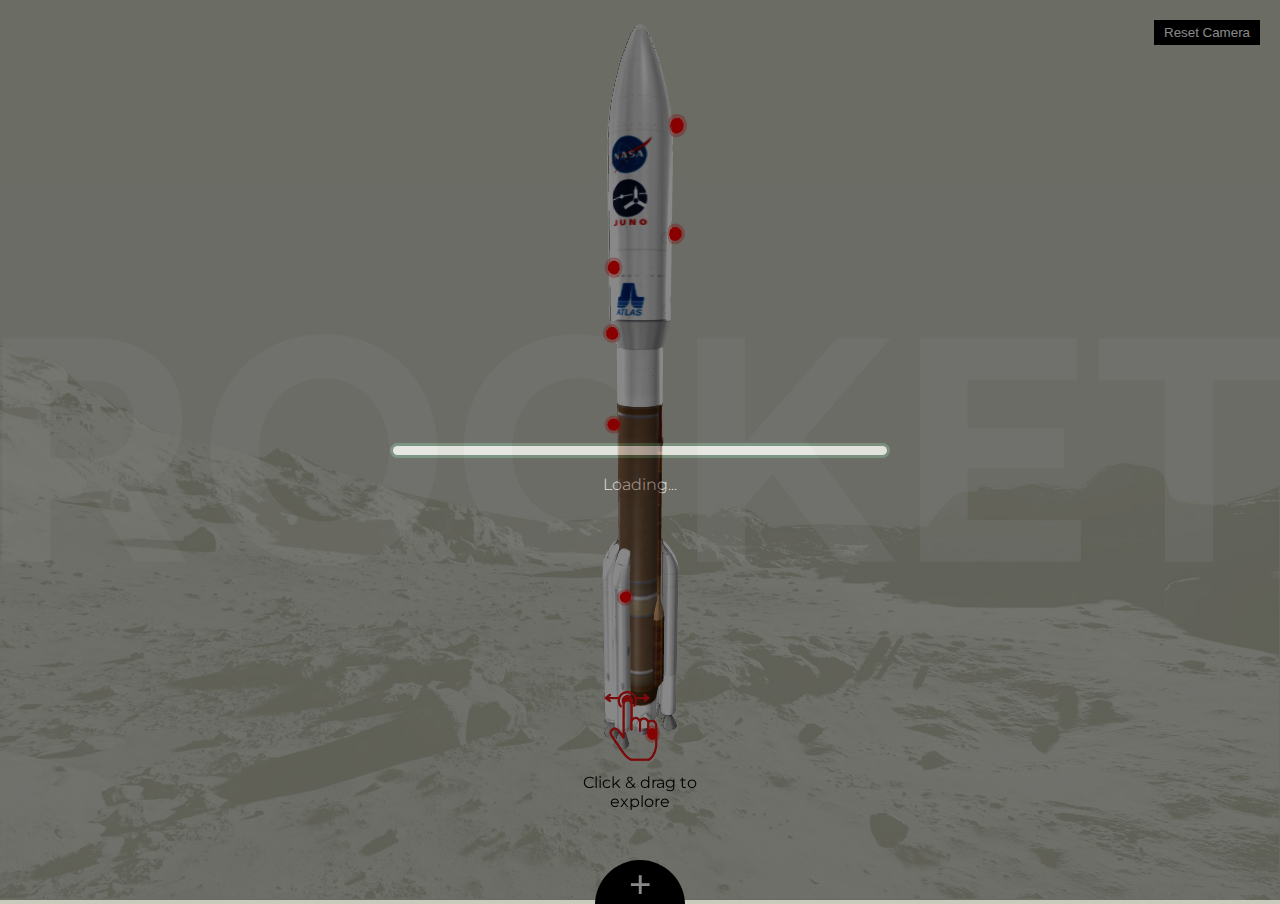
<file: atlas-3d.html>
<!DOCTYPE html>
<html lang="en">
<head>
    <meta charset="UTF-8">
    <meta name="viewport" content="width=device-width, user-scalable=no">
    <title>Perseverance - NASA 2020</title>
    <link href="https://fonts.googleapis.com/css2?family=Montserrat:ital,wght@0,300;0,500;0,700;1,300;1,500;1,700&family=Open+Sans:ital@0;1&display=swap" rel="stylesheet" />
    <link rel="stylesheet" href="https://cdnjs.cloudflare.com/ajax/libs/animate.css/4.0.0/animate.min.css" />
    <link rel="stylesheet" href="css/style.css">
    <style>
        /* .label {
            position: absolute;
            z-index: 1;
            top: 20px;
            left: 20px;
            background-color: #000000;
            color: #FFFFFF;
            padding: 10px;
		} */
    </style>
</head>
<body class="mission-pg">
    <div class="preloader-wrap">
        <div class="percentage" id="precent"></div>
            <div class="loader">
              <div class="trackbar">
                <div class="loadbar"></div>
              </div>
              <div class="loadtext">Loading...</div>
        </div>
    </div>
        <nav class="main-navigation">
            <div class="toggle" id="toggle" onclick="expand()">
                <i id="toggleicon">+</i>
            </div>
            <div class="menu" id="menu">
                <a href="index.html" data-name="Home"><img src="img/icons/home.svg" alt=""><span class="names">home</span></a>
                <a href="rocket.html" data-name="Rocket" class="active"><img src="img/icons/rocket.svg" alt=""><span class="names">rocket</span></a>
                <a href="mission.html" data-name="Mission"><img src="img/icons/mission.svg" alt=""><span class="names">mission</span></a>
                <a href="helicopter.html" data-name="Mars Helicopter" ><img src="img/icons/helicopter.svg" alt=""><span class="names">helicopter</span></a>
                <a href="rover-3d.html" data-name="Perseverance"><img src="img/icons/rover.svg" alt=""><span class="names">rover</span></a>
            </div>
        </nav>
        <div class="zoomcontrols">
            <button id="zoom-in"> + </button>
            <button id="zoom-out"> - </button>
        </div>
        <div class="model3dbox animate__animated" style="display: none;">
            <button class="close3dmodel">X</button>
            <div class="vertical-center">
                <div  id="Objectname" class="label"> Click on the red hotspots to Know more  </div>
            </div>
        </div>
        <button id="resetCam">Reset Camera</button>
        <div class="main-content vertical-center">
    
            <div id="canvas-wrapper"></div>
    
    
        </div>
        <img src="img/icons/rocket-hor.svg" class="bgtext verticalcentertxt" alt="">
        <div class="warningicon3d">
            <img src="img/clickanddrag.png" alt="">
            Click & drag to explore
        </div>
    <script src="https://cdnjs.cloudflare.com/ajax/libs/jquery/2.2.4/jquery.min.js"></script>
    <script src="https://cdnjs.cloudflare.com/ajax/libs/gsap/3.4.0/gsap.min.js"></script>
    <!-- <script src="js/tween.js"></script> -->
    <script src="js/three.min.js"></script>
    <script src="js/GLTFLoader.js"></script>
    <!-- <script src="js/OrbitControls.js"></script> -->
    <script src="js/OrbitControls-ofb.js"></script>
    <script src="js/threex.domevents.js"></script>
    <script src="js/threed-atlas.js?v=2225"></script>
    <script src="js/circlemenu.js"></script>
    <script>

        var width = 100,
        perfData = window.performance.timing, // The PerformanceTiming interface represents timing-related performance information for the given page.
        EstimatedTime = -(perfData.loadEventEnd - perfData.navigationStart),
        time = parseInt((EstimatedTime/1000)%60)*100;

        // Loadbar Animation
        $(".loadbar").animate({
            width: width + "%"
        }, time);

        // Loadbar Glow Animation
        $(".glow").animate({
            width: width + "%"
        }, time);

        // Percentage Increment Animation
        var PercentageID = $("#precent"),
        start = 0,
        end = 100,
        durataion = time;
        animateValue(PercentageID, start, end, durataion);
            
        function animateValue(id, start, end, duration) {

            var range = end - start,
            current = start,
            increment = end > start? 1 : -1,
            stepTime = Math.abs(Math.floor(duration / range)),
            obj = $(id);

            var timer = setInterval(function() {
                current += increment;
                $(obj).text(current + "%");
            //obj.innerHTML = current;
                if (current == end) {
                    clearInterval(timer);
                }
            }, stepTime);
        }

        // Fading Out Loadbar on Finised
        setTimeout(function(){
            $('.preloader-wrap').fadeOut(300);
        }, time);
    </script>
</body>
</html>
</file>
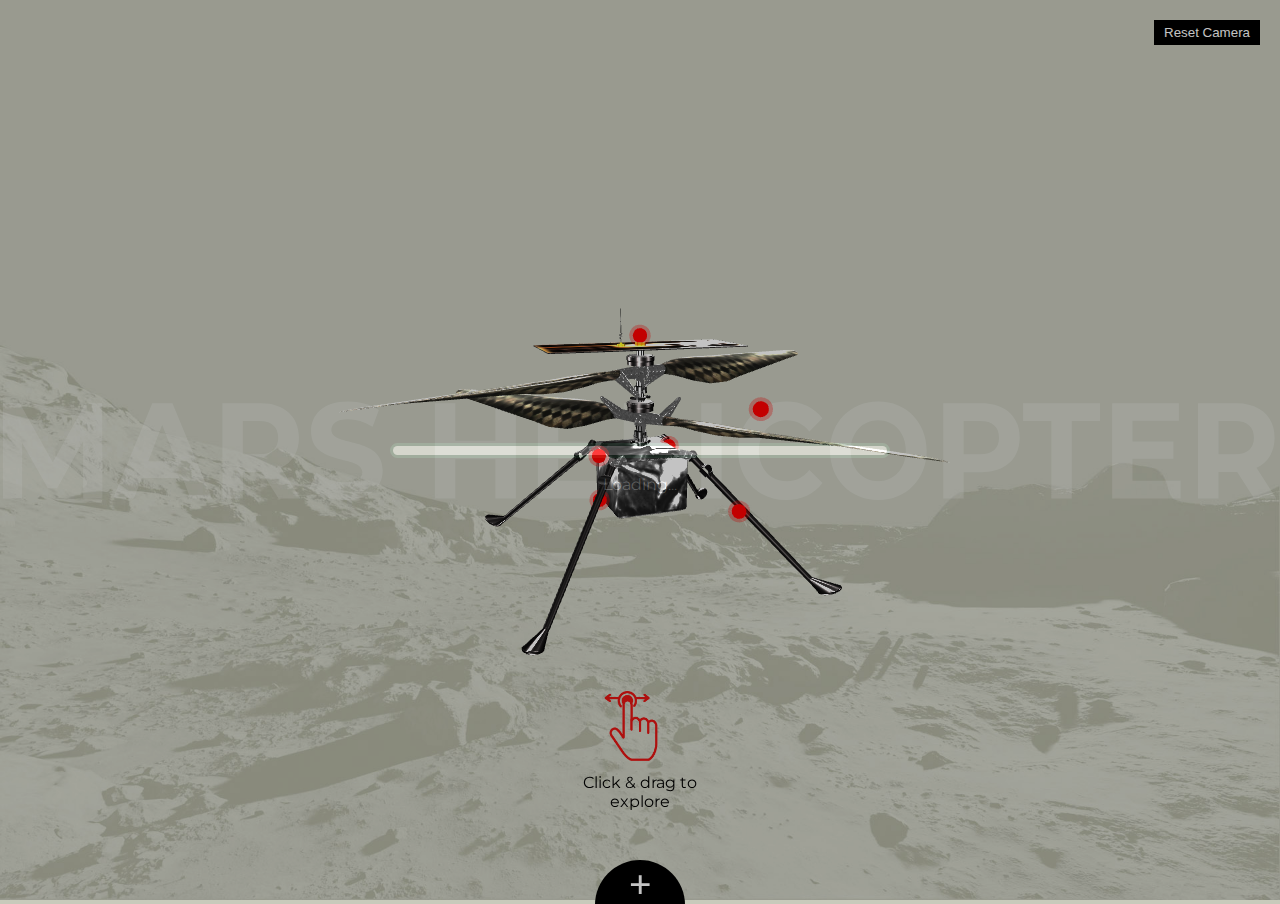
<file: copter-3d.html>
<!DOCTYPE html>
<html lang="en">
<head>
    <meta charset="UTF-8">
    <meta name="viewport" content="width=device-width, user-scalable=no">
    <title>Perseverance - NASA 2020</title>
    <link href="https://fonts.googleapis.com/css2?family=Montserrat:ital,wght@0,300;0,500;0,700;1,300;1,500;1,700&family=Open+Sans:ital@0;1&display=swap" rel="stylesheet" />
    <link rel="stylesheet" href="https://cdnjs.cloudflare.com/ajax/libs/animate.css/4.0.0/animate.min.css" />
    <link rel="stylesheet" href="css/style.css">
    <style>
        /* .label {
            position: absolute;
            z-index: 1;
            top: 20px;
            left: 20px;
            background-color: #000000;
            color: #FFFFFF;
            padding: 10px;
		} */
    </style>
</head>
<body class="mission-pg">
    <div class="preloader-wrap">
        <div class="percentage" id="precent"></div>
            <div class="loader">
              <div class="trackbar">
                <div class="loadbar"></div>
              </div>
              <div class="loadtext">Loading...</div>
        </div>
    </div>
        <nav class="main-navigation">
            <div class="toggle" id="toggle" onclick="expand()">
                <i id="toggleicon">+</i>
            </div>
            <div class="menu" id="menu">
                <a href="index.html" data-name="Home"><img src="img/icons/home.svg" alt=""><span class="names">home</span></a>
                <a href="rocket.html" data-name="Rocket" ><img src="img/icons/rocket.svg" alt=""><span class="names">rocket</span></a>
                <a href="mission.html" data-name="Mission"><img src="img/icons/mission.svg" alt=""><span class="names">mission</span></a>
                <a href="helicopter.html" data-name="Mars Helicopter" class="active"><img src="img/icons/helicopter.svg" alt=""><span class="names">helicopter</span></a>
                <a href="rover-3d.html" data-name="Perseverance"><img src="img/icons/rover.svg" alt=""><span class="names">rover</span></a>
            </div>
        </nav>
        <div class="zoomcontrols">
            <button id="zoom-in"> + </button>
            <button id="zoom-out"> - </button>
        </div>
        <div class="model3dbox animate__animated" style="display: none;">
            <button class="close3dmodel">X</button>
            <div class="vertical-center">
                <div  id="Objectname" class="label"> Click on the red hotspots to Know more  </div>
            </div>
        </div>
        <button id="resetCam">Reset Camera</button>
        <div class="main-content vertical-center">
    
            <div id="canvas-wrapper"></div>
    
    
        </div>
        <img src="img/icons/copter-txt.svg" class="bgtext verticalcentertxt" alt="">
        <!-- <div class="3dwarningicon animate__animated animate__infinite animate__pulse"> -->
        <div class="warningicon3d">
            <img src="img/clickanddrag.png" alt="">
            Click & drag to explore
        </div>


    <script src="https://cdnjs.cloudflare.com/ajax/libs/jquery/2.2.4/jquery.min.js"></script>
    <script src="https://cdnjs.cloudflare.com/ajax/libs/gsap/3.4.0/gsap.min.js"></script>
    <!-- <script src="js/tween.js"></script> -->
    <script src="js/three.min.js"></script>
    <script src="js/GLTFLoader.js"></script>
    <!-- <script src="js/OrbitControls.js"></script> -->
    <script src="js/OrbitControls-ofb.js"></script>
    <script src="js/threex.domevents.js"></script>
    <script src="js/threed-copter.js?v=435"></script>
    <script src="js/circlemenu.js"></script>
    <script>

        var width = 100,
        perfData = window.performance.timing, // The PerformanceTiming interface represents timing-related performance information for the given page.
        EstimatedTime = -(perfData.loadEventEnd - perfData.navigationStart),
        time = parseInt((EstimatedTime/1000)%60)*100;

        // Loadbar Animation
        $(".loadbar").animate({
            width: width + "%"
        }, time);

        // Loadbar Glow Animation
        $(".glow").animate({
            width: width + "%"
        }, time);

        // Percentage Increment Animation
        var PercentageID = $("#precent"),
        start = 0,
        end = 100,
        durataion = time;
        animateValue(PercentageID, start, end, durataion);
            
        function animateValue(id, start, end, duration) {

            var range = end - start,
            current = start,
            increment = end > start? 1 : -1,
            stepTime = Math.abs(Math.floor(duration / range)),
            obj = $(id);

            var timer = setInterval(function() {
                current += increment;
                $(obj).text(current + "%");
            //obj.innerHTML = current;
                if (current == end) {
                    clearInterval(timer);
                }
            }, stepTime);
        }

        // Fading Out Loadbar on Finised
        setTimeout(function(){
            $('.preloader-wrap').fadeOut(300);
        }, time);
    </script>
</body>
</html>
</file>
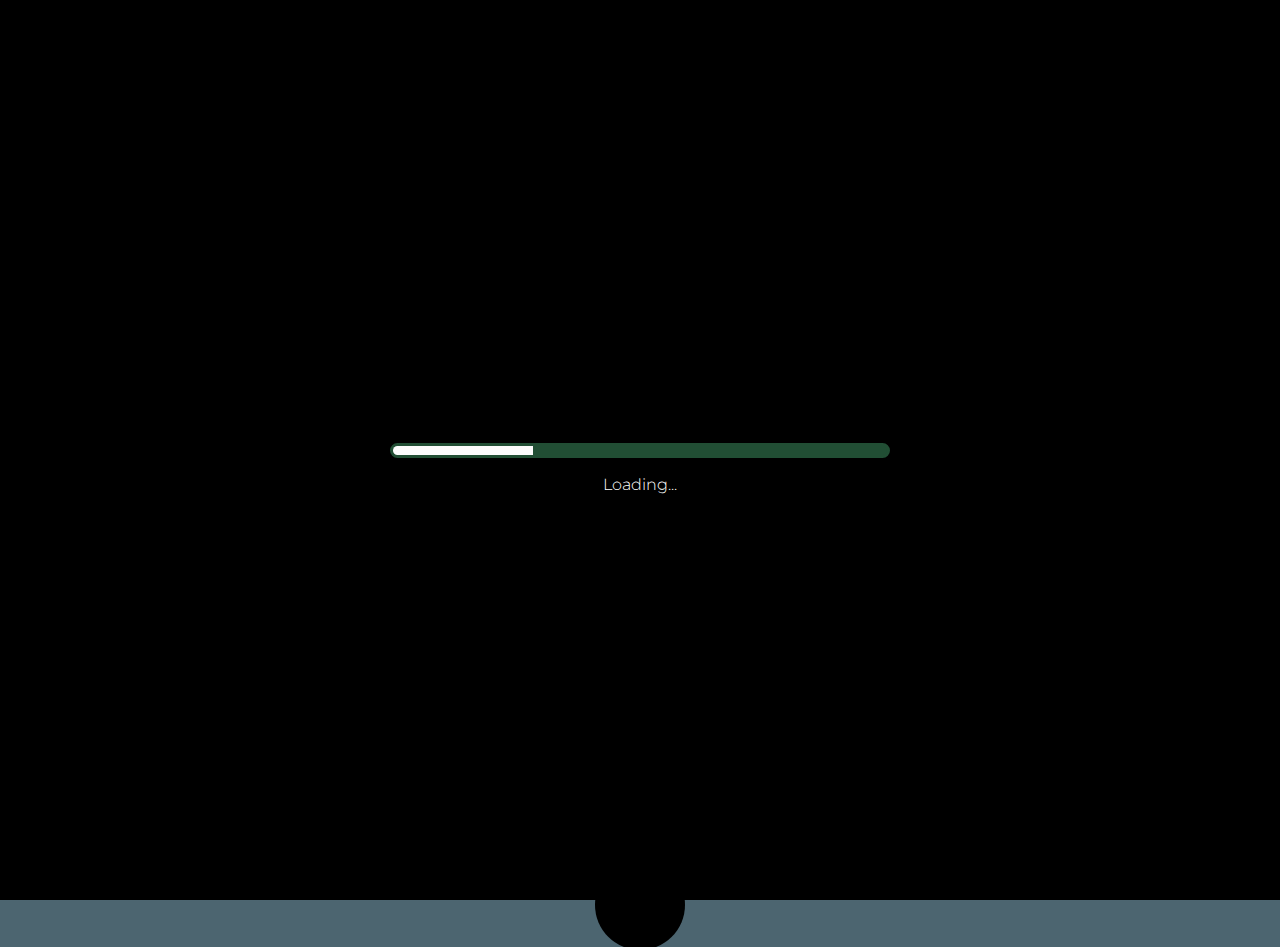
<file: explore-copter.html>
<!DOCTYPE html>
<html lang="en">
<head>
    <meta charset="UTF-8">
    <meta name="viewport" content="width=device-width, initial-scale=1.0">
    <title>Perseverance - NASA 2020</title>
    <link href="https://fonts.googleapis.com/css2?family=Montserrat:ital,wght@0,300;0,500;0,700;1,300;1,500;1,700&family=Open+Sans:ital@0;1&display=swap" rel="stylesheet">
    <link rel="stylesheet" href="https://cdnjs.cloudflare.com/ajax/libs/animate.css/4.0.0/animate.min.css" />
    <link rel="stylesheet" href="css/style.css">
    <style>
        .homepage-content{
            margin-top: 50%;
            transform: translateY(-50%);
        }
    </style>
</head>
<body class="copter-pg">
    <div class="preloader-wrap">
        <div class="percentage" id="precent"></div>
            <div class="loader">
              <div class="trackbar">
                <div class="loadbar"></div>
              </div>
              <div class="loadtext">Loading...</div>
        </div>
    </div>
    <nav class="main-navigation">
        <div class="toggle" id="toggle" onclick="expand()">
            <i id="toggleicon">+</i>
        </div>
        <div class="menu" id="menu">
            <a href="index.html" data-name="Home"><img src="img/icons/home.svg" alt=""><span class="names">home</span></a>
            <a href="rocket.html" data-name="Rocket" ><img src="img/icons/rocket.svg" alt=""><span class="names">rocket</span></a>
            <a href="mission.html" data-name="Mission"><img src="img/icons/mission.svg" alt=""><span class="names">mission</span></a>
            <a href="helicopter.html" data-name="Mars Helicopter" class="active"><img src="img/icons/helicopter.svg" alt=""><span class="names">helicopter</span></a>
            <a href="rover-3d.html" data-name="Perseverance"><img src="img/icons/rover.svg" alt=""><span class="names">rover</span></a>
        </div>
    </nav>
    <div class="main-content">
        <section class="homepage-content animate__animated animate__fadeIn">
            <h1 class="headcaption">Explore Mars copter</h1>
            <svg id="helicopter" xmlns="http://www.w3.org/2000/svg" class="animate__animated animate__fadeInUp" xmlns:xlink="http://www.w3.org/1999/xlink" viewBox="0 0 800 450"><defs><style>.cls-1{fill:#fff;}</style></defs><image id="helicopter_img" width="800" height="450" xlink:href="[data-uri]"/><g id="solarpower" data-name="solarpower" class="copter-btn"><circle cx="469.68" cy="108.79" r="11.5"/><path class="cls-1" d="M470.39,102.91v5.19h5v1.33h-5v5.24H469v-5.24h-5V108.1h5v-5.19Z"/></g><g id="Camera"  data-name="camera" class="copter-btn"><circle cx="452.68" cy="255.79" r="11.5"/><path class="cls-1" d="M453.39,249.91v5.19h5v1.33h-5v5.24H452v-5.24h-5V255.1h5v-5.19Z"/></g><g id="othersensors" data-name="othersensors" class="copter-btn"><circle cx="435.68" cy="315.79" r="11.5"/><path class="cls-1" d="M436.39,309.91v5.19h5v1.33h-5v5.24H435v-5.24h-5V315.1h5v-5.19Z"/></g><g id="insulation" data-name="insulation" class="copter-btn"><circle cx="347.68" cy="332.79" r="11.5"/><path class="cls-1" d="M348.39,326.91v5.19h5v1.33h-5v5.24H347v-5.24h-5V332.1h5v-5.19Z"/></g><g id="legs" data-name="legs" class="copter-btn"><circle cx="170.68" cy="386.79" r="11.5"/><path class="cls-1" d="M171.39,380.91v5.19h5v1.33h-5v5.24H170v-5.24h-5V386.1h5v-5.19Z"/></g><g id="communicator" data-name="communicator" class="copter-btn"><circle cx="347.68" cy="255.79" r="11.5"/><path class="cls-1" d="M348.39,249.91v5.19h5v1.33h-5v5.24H347v-5.24h-5V255.1h5v-5.19Z"/></g><g id="rotors" data-name="rotors" class="copter-btn"><circle cx="193.68" cy="144.79" r="11.5"/><path class="cls-1" d="M194.39,138.91v5.19h5v1.33h-5v5.24H193v-5.24h-5V144.1h5v-5.19Z"/></g></svg>
        </section>
        <section class="modelbox animate__animated" style="display: none;">
            <button class="model-close-btn">X</button>
            <div class="vertical-center">
                <div class="copter-model-text">
                   
                    <h2 class="Copter-headline animate__animated animate__fadeIn">Selection Headline</h2>
                    <p class="Copter-lead animate__animated animate__fadeIn">Lorem ipsum dolor sit amet, consectetuer adipiscing elit. Phasellus hendrerit. Pellentesque aliquet nibh nec urna. In nisi neque, aliquet vel, dapibus id, mattis vel, nisi. Sed pretium, viverra, tortor libero sodales leo, eget blandit nunc tortor eu nibh.</p>
                </div>
            </div>
        </section>
    </div>
    <!-- <img src="img/icons/copter-txt.svg" class="bgtext verticalcentertxt" alt=""> -->
    <script src="https://cdnjs.cloudflare.com/ajax/libs/jquery/2.2.4/jquery.min.js"></script>
    <script src="js/main.js"></script>
    <script src="js/circlemenu.js"></script>
    <script>
        var heli_data = {
            "rotors":{
                "title": "Flies on Mars",
                "description": "Rotors are designed for low Reynolds number flows in the thin Martian Atmosphere. The rotor tip velocities stay comfortably subsonic",
            },
            "communicator":{
                "title": "Commands & data",
                "description": "Communicates to the rover electra ultra-high frequency(UHF) radio. A radiometric beacon signal allows the Heli to stay away from the Rover",
            },
            "insulation":{
                "title": "Survives the night",
                "description": "Aerogel insulation and a heater keeps the batteries warm overnight",
            },
            "solarpower":{
                "title": "Operates daily",
                "description": "Energy from solar cells is used to recharge the battery",
            },
            "camera":{
                "title": "Images wide areas",
                "description": "A High-resolution camera is used to take images at a variety of locations and altitudes within 0.6km of the rover",
            },
            "othersensors":{
                "title": "Autonomous Mobility",
                "description": "A camera and other sensors together with a fault-tolerant computer provides a high level of autonomy",
            },
            "legs":{
                "title": "Lands on terrain",
                "description": "Lightweight flexible legs, active vision, and an altimeter for safe landing on terrain",
            },
        }
        $(".copter-btn").on("click", function(){
           var getDataAtt = $(this).data();
           console.log()
           $(".Copter-headline").text(heli_data[getDataAtt.name]['title'])
           $(".Copter-lead").text(heli_data[getDataAtt.name]['description'])
           $(".modelbox").css("display", "block")
           $("body").css("margin-left", "-30%")
           $('.modelbox').addClass('animate__fadeInRight');
           $('.modelbox').removeClass('animate__fadeOutRight');
        })
        $(".model-close-btn").on("click", function(){
           var getDataAtt = $(this).data();
           console.log(getDataAtt.name)
        //    $(".modelbox").css("display", "none")
           $("body").removeClass("model-active")
           $("body").css("margin-left", "0%")
           $('.modelbox').removeClass('animate__fadeInRight');
           $('.modelbox').addClass('animate__fadeOutRight');
        })
    </script>
</body>
</html>
</file>
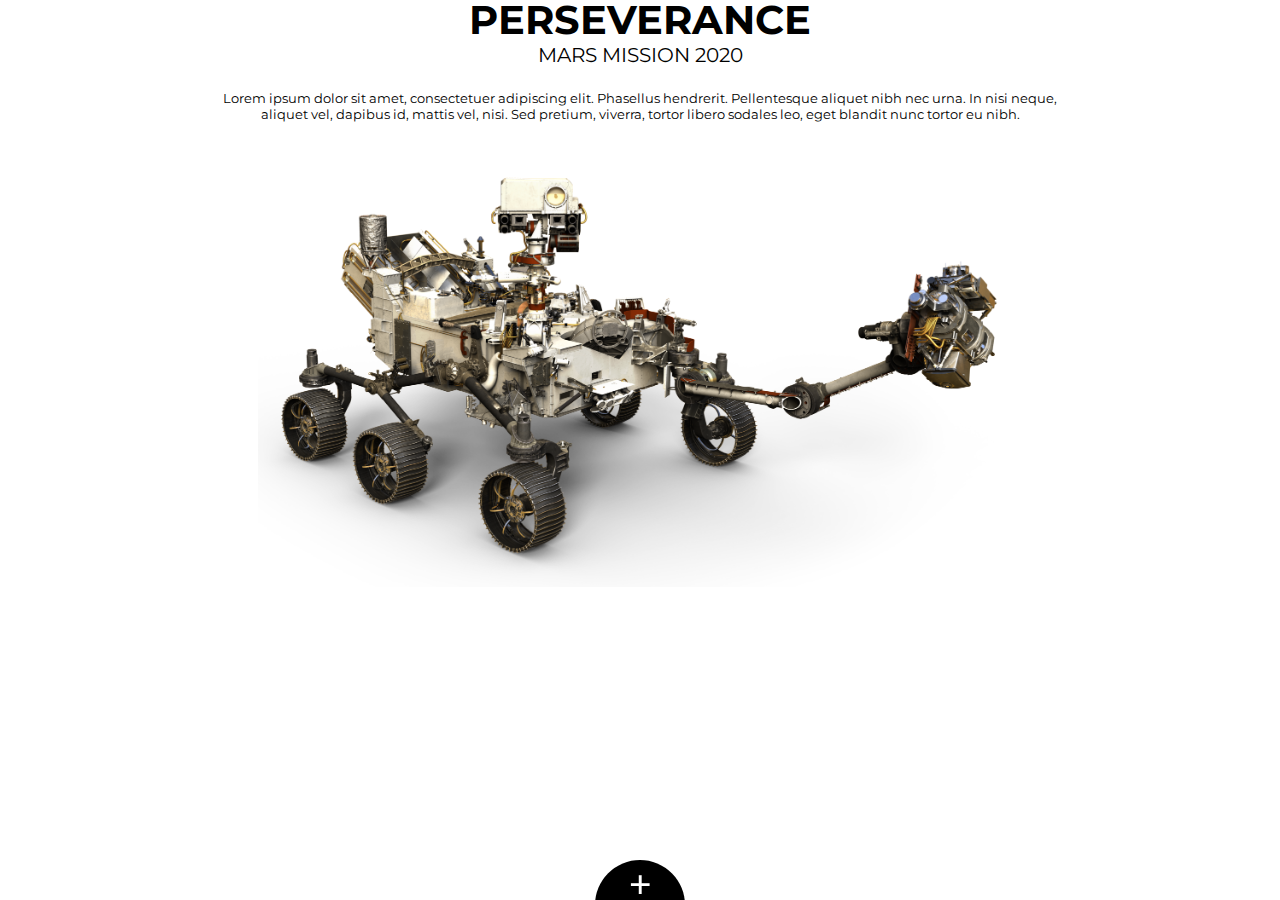
<file: layout.html>
<!DOCTYPE html>
<html lang="en">
<head>
    <meta charset="UTF-8">
    <meta name="viewport" content="width=device-width, initial-scale=1.0">
    <title>Perseverance - NASA 2020</title>
    <link href="https://fonts.googleapis.com/css2?family=Montserrat:ital,wght@0,300;0,500;0,700;1,300;1,500;1,700&family=Open+Sans:ital@0;1&display=swap" rel="stylesheet">
    <link rel="stylesheet" href="css/style.css">
</head>
<body class="homepage-pg">
    <nav class="main-navigation">
        <div class="toggle" id="toggle" onclick="expand()">
            <i id="toggleicon">+</i>
        </div>
        <div class="menu" id="menu">
            <a href="#" data-name="Rocket">A</a>
            <a href="#" data-name="Target">B</a>
            <a href="#" data-name="Mars Helicopter">C</a>
            <a href="#" data-name="Perseverance">D</a>
        </div>
    </nav>
    <div class="main-content">
        <section class="homepage-content">
            <h1 class="headcaption">Perseverance</h1>
            <p class="tagline">Mars Mission 2020</p>
            <p class="leadtext">Lorem ipsum dolor sit amet, consectetuer adipiscing elit. Phasellus hendrerit. Pellentesque aliquet nibh nec urna. In nisi neque, aliquet vel, dapibus id, mattis vel, nisi. Sed pretium, viverra, tortor libero sodales leo, eget blandit nunc tortor eu nibh.</p>
            <img class="main-page-rover" src="img/rover.png" alt="">
        </section>
    </div>
    <script src="js/main.js"></script>
    <script src="js/circlemenu.js"></script>
</body>
</html>
</file>
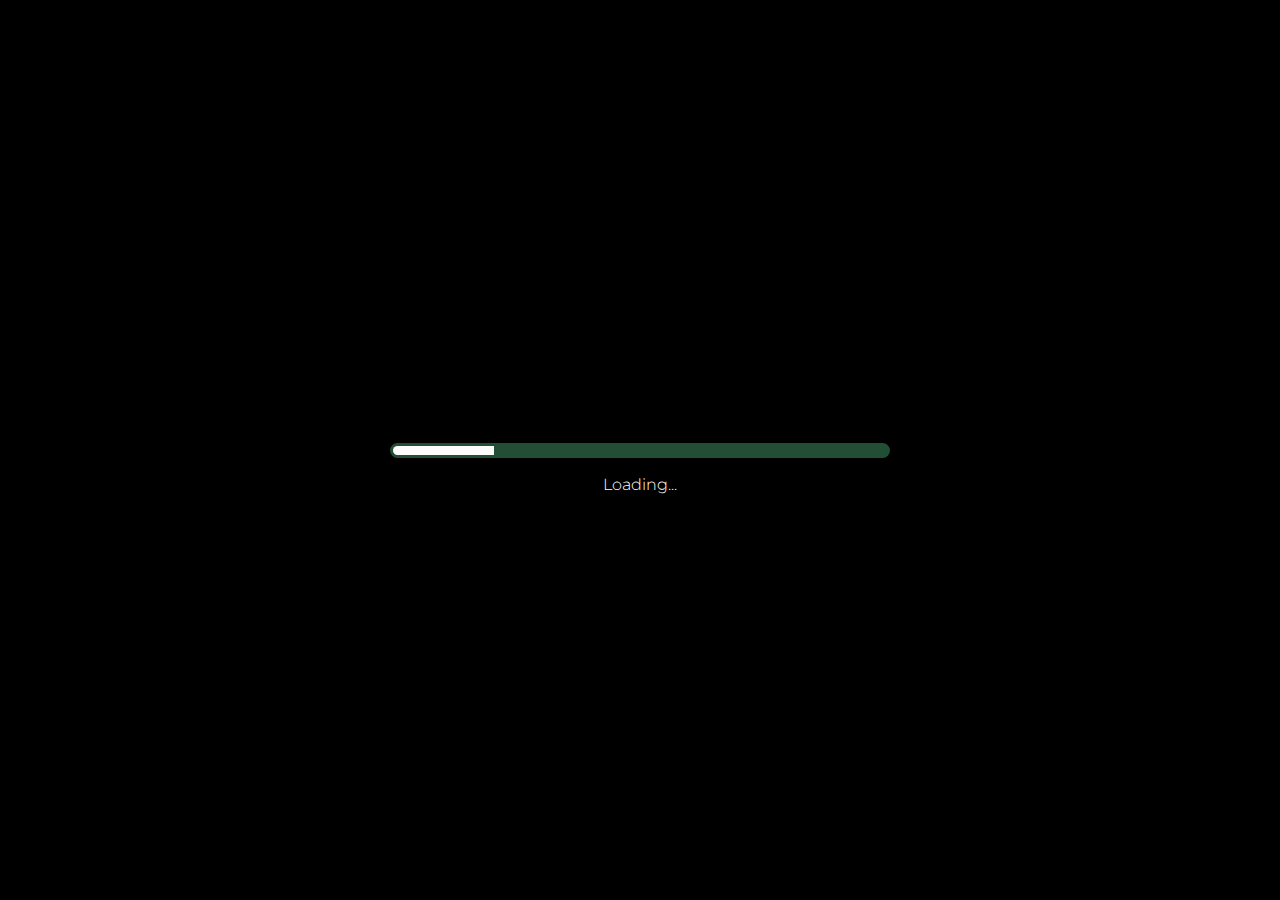
<file: rocket.html>
<!DOCTYPE html>
<html lang="en">
<head>
    <meta charset="UTF-8">
    <meta name="viewport" content="width=device-width, initial-scale=1, minimum-scale=1">
    <title>Perseverance - NASA 2020</title>
    <link href="https://fonts.googleapis.com/css2?family=Montserrat:ital,wght@0,300;0,500;0,700;1,300;1,500;1,700&family=Open+Sans:ital@0;1&display=swap" rel="stylesheet">
    <link rel="stylesheet" href="https://cdnjs.cloudflare.com/ajax/libs/animate.css/4.0.0/animate.min.css" />
    <link rel="stylesheet" href="css/style.css">
</head>
<body class="rocket-pg">
    <div class="preloader-wrap">
        <div class="percentage" id="precent"></div>
            <div class="loader">
              <div class="trackbar">
                <div class="loadbar"></div>
              </div>
              <div class="loadtext">Loading...</div>
        </div>
    </div>
    <nav class="main-navigation">
        <div class="toggle" id="toggle" onclick="expand()">
            <i id="toggleicon">+</i>
        </div>
        <div class="menu" id="menu">
            <a href="index.html" data-name="Home"><img src="img/icons/home.svg" alt=""><span class="names">home</span></a>
            <a href="rocket.html" data-name="Rocket" class="active"><img src="img/icons/rocket.svg" alt=""><span class="names">rocket</span></a>
            <a href="mission.html" data-name="Mission"><img src="img/icons/mission.svg" alt=""><span class="names">mission</span></a>
            <a href="helicopter.html" data-name="Mars Helicopter"><img src="img/icons/helicopter.svg" alt=""><span class="names">helicopter</span></a>
            <a href="rover-3d.html" data-name="Perseverance"><img src="img/icons/rover.svg" alt=""><span class="names">rover</span></a>
        </div>
    </nav>
    
    <div class="main-content vertical-center">

        <div class="rocket-content">
            <div class="rocketimg animate__animated animate__fadeInLeft">
                <div class="atlasdiv">
                    <button class="atlasbtn animate__animated animate__fadeIn">Tap to know more</button>
                    <img class="atlasclose animate__animated animate__fadeIn" src="img/atlaspng.png" style="display: block;" alt="">
                    <img class="atlasopen animate__animated animate__fadeIn" src="img/atlaspng-open.png" style="display: none;"  alt="">
                </div>
            </div>
            <div class="rockettext animate__animated animate__fadeInRight">
                <span class="vehicle-tag">LAUNCH VEHICLE</span>
                <h2 class="vehicle-name">ATLAS V-541</h2>
                <p class="copy">The Mars 2020 spacecraft with its Perseverance Rover will launch on an Atlas V-541 rocket from Launch Complex 41 at Cape Canaveral Air Force Station, Florida.  The Atlas V is one of the largest rockets available for interplanetary flight.  This is the same type of rocket that launched the InSight and Curiosity to Mars.  The launch vehicle is provided by United Launch Alliance, Centennial Colorado.</p>
                <div class="rocket-nav">
                    <div class="explore3d">
                        <a href="atlas-3d.html">
                            <img id="warning-icon" src="img/icons/threed-b.png" alt="">
                            <p class="">Explore 3D<br>Interactive</p>
                        </a>
                        
                    </div>
                    <a href="mission.html" style="width: fit-content;" class="mobile-only">Go To Mission</a>
                    <!-- <a href="mission.html">Go To Mission</a> -->
                </div>
            </div>
            <div class="rockettext animate__animated animate__fadeIn">
                    <a href="mission.html" style="margin-left: 55px;"  class="desktop-only">Go To Mission</a>
                </div>
            </div>
        </div>


    </div>
    <img src="img/icons/rocket-hor.svg" class="bgtext verticalcentertxt" alt="">
    <script src="https://cdnjs.cloudflare.com/ajax/libs/jquery/2.2.4/jquery.min.js"></script>
    <script src="js/main.js"></script>
    <script src="js/circlemenu.js"></script>
</body>
</html>
</file>
<file: css/style.css>
*{
    margin: 0;
    padding: 0;
    box-sizing: border-box;
}

html, body {
    overflow: hidden;
    height: 100%;
}

body{
    background-color: white;
    background-size: 100%;
    background-repeat: no-repeat;
    background-position: left bottom;
    /* overflow: hidden; */
}

.transition-fade {
    transition: 500s;
    opacity: 1;
}
  
html.is-animating .transition-fade {
    opacity: 0;
    transform: translateY(0) translateX(0);
}
html.is-leaving .transition-fade {
    opacity: 0;
    transform: translateY(0) translateX(0);
}

/* Main Navigation */
/* ==================================================== */


.toggle{
    background-color: #000000;
    color: #FFF;
    height: 90px;
    width: 90px;
    position: fixed;
    z-index: 2;
    bottom: -50px;
    left: 0;
    right: 0;
    margin: auto;
    text-align: center;
    border-radius: 50%;
    cursor: pointer;
    font-size: 40px;
    font-weight: bold;
    line-height: 50px;
}

.toggle:hover{
    background-color: #fd5f5f;
    color: #000000;
}

.menu{
    /* background-color: #FFF; */
    height: 100px;
    width: 100px;
    border-radius: 50%;
    transform: scale(0);
    position: absolute;
    bottom: -50px;
    left: 0;
    right: 0;
    margin: auto;
    z-index: 1;
    /* border: 2px solid #ccc; */
    transition: 0.7s;
}

.menu a, .menu div {
    display: inline-block;
    position: absolute;
    font-size: 12px;
    color: #BBB;
    transition: 0.4s;
    text-decoration: none;
    background-color: #000000;
    /* width: 18px;
    height: 18px; */
    width: 14px;
    height: 14px;
    text-align: center;
    line-height: 18px;
    border-radius: 50%;
}

.menu a:nth-child(1), .menu div:nth-child(1){
    /* top: 28px;
    left: 12px; */
    top: 32px;
    left: 12px;
}
.menu a:nth-child(2), .menu div:nth-child(2){
    /* top: 12px;
    left: 30px; */
    top: 15px;
    left: 22px;
}
.menu a:nth-child(3), .menu div:nth-child(3){
    /* top: 12px;
    left: 53px; */
    top: 7px;
    left: 42px;
}
.menu a:nth-child(4), .menu div:nth-child(4){
    /* top: 28px;
    left: 70px; */
    top: 15px;
    left: 62px;
}
.menu a:nth-child(5), .menu div:nth-child(5) {
    top: 32px;
    left: 72px;
}
/* .menu a:nth-child(6) {
    top: 35px;
    left: 73px;
} */
.menu a.active, .menu div.active {
    background-color: #fd5f5f;
    color: #000000;
}
.menu a:hover, .menu div:hover {
    background-color: #fd5f5f;
    color: #000000;
}
.menu a.active span.names, .menu a:hover span.names, .menu div.active span.names, .menu div:hover span.names {	
    display: inline-block;	
}
.menu a span.names, .menu div span.names {	
    font-family: 'Montserrat', sans-serif;	
    font-weight: 400;	
    font-size: 5px;	
    line-height: 14px;	
    position: absolute;	
    text-transform: uppercase;	
    color: #000;	
    display: none;	
}	
.menu a:nth-child(1) span.names, .menu div:nth-child(1) span.names {	
    right: 115%;	
}	
.menu a:nth-child(2) span.names, .menu div:nth-child(2) span.names {	
    right: 105%;	
}	
.menu a:nth-child(3) span.names, .menu div:nth-child(3) span.names {	
    /* left: 115%;	 */
    left: -27%;
    bottom: 85%;
}	
.menu a:nth-child(4) span.names, .menu div:nth-child(4) span.names {	
    left: 115%;	
}	
.menu a:nth-child(5) span.names, .menu div:nth-child(5) span.names {	
  left: 115%;   	
}
.copter-btn{
    transition: all .2s;
}
.copter-btn:hover circle{
    fill: #fd5f5f;
}
.copter-btn:hover path{
    fill: #000000;
    translate: translate(0, 0) rotate(-45deg)
}

/* Background images based on section */
.home-pg {
    background-image: url(../img/mars-red-bg.jpg);
    background-repeat: no-repeat;
    background-color: #FD5F60;
}
.mission-landing-pg{
    background-image: url(../img/landing-bg.jpg);
    background-repeat: no-repeat;
    background-color: #62d4a1;
}

.mission-objective-pg{
    background-image: url(../img/mars-yellow-bg.jpg);
    background-repeat: no-repeat;
    background-color: #F1AE00;
}

.mission-pg{
    background-image: url(../img/mars-dull-bg.jpg);
    background-repeat: no-repeat;
    background-color: #c8cabb;
}
.copter-pg{
    background-image: url(../img/mars-bluegray-bg.jpg);
    background-repeat: no-repeat;
    background-color: #4c6570;

}

.rocket-pg{
    background-image: url(../img/mars-blue-bg.jpg);
    background-repeat: no-repeat;
    background-color: #69dfd1;
}


.main-content{
    width: 100%;
    max-width: 850px;
    margin: 0 auto;
}


.vertical-center {
    margin: 0;
    position: absolute;
    top: 50%;
    left: 50%;
    -ms-transform: translateY(-50%) translateX(-50%);
    transform: translateY(-50%) translateX(-50%);
}

.bgtext{
    position: absolute;
    opacity: 0.2;
    z-index: -1;
    transition: all .8s;
}

.copter-pg .bgtext{ opacity: 0.1; }


.verticalcentertxt { top: 50%; transform: translateY(-50%); }
.rotatetxt{
    transform: translateX(-46%) translateY(-50%) rotate(-90deg);
    height: 18vh;
    top: 50%;
    left: 0;
    text-align: left;
}

.copy{
    font-size: 14px;
    line-height: 18px;
    font-family: 'Open Sans', sans-serif; 
    margin: 0 0 14px 0;
}

.copy img{
    float: left;
    margin: 0 15px 15px 0;
    width: 215px;
}

.copy-head{  font-size: 18px; font-weight: bold; margin: 0 0 10px 0;}
.copy-tag{  font-size: 18px; font-weight: bold; margin: 0 0 10px 0;}



/* Modelbox - Overview*/
/* ======================================== */

.modelbox {
    width: 30%;
    height: 100%;
    background-color: rgba(0, 0, 0, 0.7);
    position: absolute;
    z-index: 20;
    top: 0;
    right: 0;
}

.copter-model-text h2{
    font-family: 'Montserrat', sans-serif;
    font-size: 20px;
    margin: 0 0 10px 0;
    color: #FFFFFF;
}

.copter-model-text p{
    font-family: 'Open Sans', sans-serif;
    font-size: 16px;
    margin: 0 0 10px 0;
    color: #FFFFFF;
}

.model-close-btn, .close3dmodel{
    border: none;
    background-color: #000;
    color: #FFF;
    padding: 10px;
    height: 35px;
    width: 35px;
    border-radius: 50%;
    box-sizing: border-box;
    position: absolute;
    /*top: 15px;*/
    /*left: 15px;*/
    top: 34%;
    left: 27px;
}

body{ transition: all 1s; }

.model3dbox{
    width: 100%;
    max-width: 500px;
    height: 100%;
    background-color: rgba(0, 0, 0, 0.7);
    position: absolute;
    z-index: 20;
    top: 0;
    left: 0;
    color: #FFF;
    font-family: 'Montserrat', sans-serif;
}
.model3dbox .vertical-center{
    width: 70%;
}
.model3dbox h3{
    font-family: 'Open Sans', sans-serif;
    font-size: 20px;
    margin: 0 0 10px 0;
    color: #FFFFFF;
}
.model3dbox p{
    font-family: 'Open Sans', sans-serif;
    font-size: 16px;
    margin: 0 0 10px 0;
    color: #FFFFFF;
}

#resetCam, #zoom-in, #zoom-out{
    background-color: #000;
    color: #FFF;
    border: none;
    transition: all .2s;
    padding: 5px 10px;
    position: absolute;
}
#resetCam{ right: 20px; top: 20px; }
#zoom-in{ left: 20px; top: 20px; }
#zoom-out{ left: 55px; top: 20px; }
#resetCam:hover{
    background-color: #fd5f5f;
    color: #000000;
}

.video-one-model,.warning-text-model{
    background-color: rgb(0 0 0 / 0.85);
    position: absolute;
    width: 100%;
    height: 100%;
    text-align: center;
    z-index: 20;
    color: #FFF;
}

.warning-text-model{
    font-family: 'Montserrat', sans-serif; 
    text-align: left !important;
}

#closevideomodel, #closewarntxtmodel{
    display: block;
    text-align: center;
    background-color: #333;
    border: none;
    padding: 5px 6px;
    color: #FFF;
    font-size: 14px;
    width: fit-content;
    height: fit-content;
}

/* Mission Page - Overview*/
/* ======================================== */
/* .mission-landing-pg .main-navigation{
    position: absolute;
    bottom: -36px;
    left: 50%;
}

*/

.mission-overview-btn, .mission-landing-btn, .mission-objectives-btn{
    color: #FFF; text-decoration: none; letter-spacing: 0.02em; font-weight: bold;
}
.mission-overview-btn:hover, .mission-landing-btn:hover, .mission-objectives-btn:hover{
    color: #000; 
}

.mission-home, .mission-overview, .mission-landing, .mission-objectives{
    font-family: 'Montserrat', sans-serif;
}

.mission-home .mission-nav{
    display: grid;
    grid-template-columns: 33.3% 33.3% 33.3%;
    text-align: center;
    width: 600px;
    margin: 0 auto 75px auto;
    
}

.mission-home .mission-nav a img{
    width: 100px;
}
.mission-home img.rocket-atlas{
    width: 800px;
}

.mission-home .mission-nav a{ 
    font-family: 'Montserrat', sans-serif;
    text-transform: uppercase;
    font-size: 16px;
    font-weight: bold;
    text-decoration: none;
    color: #FFF;
    text-align: center;
    display: block;
    width: 100px;
    margin: 0 auto;
    line-height: 10px;
}

.mission-overview{
    display: grid;
    grid-template-columns: 30% 55% 15%;
    column-gap: 20px;
    align-items: center;
}

.mission-overview .point{
    margin: 0 0 20px 0;
}

.mission-overview header{
    display: grid;
    grid-template-columns: 30% 70%;
    align-items: center;
    margin: -5px 0 60px -18px;
    color: #FFF;
}

.mission-overview .point p:first-child{
    font-weight: bold;
}

.mission-landing{
    display: grid;
    grid-template-columns: 15% 70% 15%;
    align-items: center;
}
.mission-landing header{
    display: grid;
    grid-template-columns: 40% 60%;
    align-items: center;
    width: 200px;
    margin: 0 auto;
    color: #FFF;
}
.mission-objectives{
    display: grid;
    grid-template-columns: 15% 80% 20%;
    align-items: center;
}
.mission-objectives header{
    display: grid;
    grid-template-columns: 40% 60%;
    align-items: center;
    width: 200px;
    margin: 0 auto;
    color: #FFF;
}

.mission-objectives .coltwo  img{width: 100%; margin-bottom: 15px;}
.mission-landing header img{ width: 100px!important; }
.mission-landing .colone{ text-align: left; }
.mission-landing .colthree{ text-align: right; }
.mission-landing .coltwo{ margin-top:-20px }
.mission-landing .coltwo img{ width: 100%; margin-bottom: 15px;}


.rocket-content {
    display: grid;
    /* grid-template-columns: 50% 50%; */
    grid-template-columns: 40% 40% 20%;
    align-items: center;
    font-family: 'Montserrat', sans-serif;
}

.vehicle-tag{ font-size: 12px;}
.vehicle-name{ font-size: 40px; margin: 0 0 15px 0; line-height: 36px; color: #FFF;}

.rockettext a, .helicopterBtn {
    font-family: 'Montserrat', sans-serif;
    font-size: 12px;
    line-height: 16px;
    letter-spacing: 0.04em;
    background-color: #000000;
    text-decoration: none !important;
    margin: 0 0 0 0;
    color: #FFFFFF;
    border: none;
    text-transform: uppercase;
    padding: 3px 6px;
    cursor: pointer;
}

.rockettext a:hover, .helicopterBtn:hover {
    background-color: #fd5f5f;
    color: #FFF;
}

.atlasdiv{ position: relative;}

.atlasbtn{
    background-color: #fd5f5f;
    width: 100px;
    height: 100px;
    border-radius: 50%;
    border: 5px solid rgb(236, 35, 35, 0.5);
    position: absolute;
    top: 50%;
    left: 50%;
    transform: translate(-50%, -50%);
    margin-left: 0;
    text-transform: uppercase;
    box-sizing: border-box;
    text-align: center;
    padding: 10px;
    transition: all .2s;
    cursor: pointer;
    z-index: 5;
}

.atlasbtn:hover{  background-color: #000000; color: #FFF;}

/* .atlasdiv::before{
    content: 'Tap to know more';
    width: 90px;
    height: 90px;
    background-color: #fd5f5f;
    position: absolute;
    top: 50%;
    left: 50%;
    transform: translateX(-50%) translateY(-50%);
    border-radius: 50%;
    text-align: center;
    font-size: 12px;
    padding: 20px 16px 25px 16px;
    box-sizing: border-box;
    text-transform: uppercase;
    line-height: 14px;
    color: #FFFFFF;
    margin-left: -35px;
    border: 5px solid rgb(236, 35, 35, 0.5);
}
.atlasdiv:hover::before{
    background-color: #000000;
} */


/* html, body {
    overflow: hidden;
    height: 100%;
} */

/*Home page*/
.home-pg {
    display: flex;
    justify-content: center;
    align-items: center;
}
.main-page-rover {
    width: 90%;
    margin: 50px auto 0 auto;
}
.homepage-content {
    text-align: center;
}
.homepage-content .headcaption {
    font-family: 'Montserrat', sans-serif;
    font-size: 40px;
    line-height: 40px;
    text-transform: uppercase;
    font-weight: 700;
    margin: 0 auto;
}
.homepage-content .tagline {
    font-family: 'Montserrat', sans-serif;
    font-size: 20px;
    line-height: 30px;
    text-transform: uppercase;
    font-weight: 400;
    position: relative;
    margin-bottom: 20px;
}
#border-bottom {
    position: absolute;
    width: 7%;
    left: 47%;
    top: 17.5%;
    height: 1px;
    background: #000;
}
.homepg-border#border-bottom {
    top: 39.5%;
}
.homepage-content .leadtext {
    font-family: 'Montserrat', sans-serif;
    font-size: 13px;
    line-height: 16px;
    font-weight: 400;
}
.preloader-wrap {
  width: 100%;
  height: 100%;
  position: fixed;
  top: 0; 
  bottom: 0;
  background: rgba(0,0,0,1);
  z-index : 4; 
}

.percentage {
  z-index: 100;
  border: 1px solid #ccc;
  text-align:center;
  color: #fff;
  line-height: 30px;
  font-size : 15px;
  display: none;
}

.loader,
.percentage{
  height: 15px;
  max-width: 500px; 
  /* border: 2px solid #69AF23; */
  border: 3px solid #214e34;
  background: #214e34;
  border-radius: 20px;
  font-weight: 300;
  position: absolute; 
  top: 0; 
  bottom: 0; 
  left: 0; 
  right: 0;
  margin : auto; 
}
.loader:after,
.percentage:after {
  content: "";
  display: block;
  width: 100%;
  height: 100%;
  position: absolute;
  top: 0;
  left: 0;
}

.trackbar {
  width: 100%;
  height: 100%;
  border-radius: 20px;
  color: #fff;
  text-align: center;
  line-height: 30px;
  overflow: hidden;
  position: relative;
  opacity: 0.99;
}

.loadbar {
  width: 0%;
  height: 100%;
  /* background: repeating-linear-gradient(
  45deg, 
    #008737, 
    #008737 10px, 
    #69AF23 10px,
    #69AF23 20px
  ); Stripes Background Gradient */
  background: #fff;
  /* box-shadow: 0px 0px 14px 1px #008737;  */
  position: absolute;
  top: 0;
  left: 0;
  animation: flicker 5s infinite;
  overflow: hidden;
}

.glow {
  width: 0%;
  height: 0%;
  border-radius: 20px;
  box-shadow: 0px 0px 60px 10px #008737;
  position: absolute;
  bottom: -5px;
  animation: animation 5s infinite;
}

.loadtext {
  color: #fff;
  text-align: center;
  margin-top: 20px;
  font-family: 'Montserrat', sans-serif;
}



/* Copter page */
.copter-home-content{
    display: grid;
    grid-template-columns: 60% 40%;
}
.copter-home-content .colone{ text-align: center; }
.copter-home-content .colone img{ width: 100%; }
.copter-home-content a{ 
    font-family: 'Montserrat', sans-serif;
    font-size: 12px;
    line-height: 16px;
    letter-spacing: 0.04em;
    background-color: #000000;
    text-decoration: none;
    margin: 0 0 0 0;
    color: #FFFFFF;
    border: none;
    text-transform: uppercase;
    padding: 3px 6px;
    cursor: pointer; 
}
.copter-home-content p{     
    font-family: 'Montserrat', sans-serif;
    color: #ffffff;
    font-size: 14px;
    margin-bottom: 15px;
    line-height: 18px; 
}

.videoone, .warnicon{ cursor: pointer; }

.videoone p, .warnicon p{     
    font-family: 'Montserrat', sans-serif;
    color: #ffffff;
    font-size: 10px;
    /* margin-bottom: 15px; */
    line-height: 15px; 
}

.warning-copter{
    display: grid;
    grid-template-columns: 33.3% 33.3% 33.3%;
    width: 300px;
    align-items: center;
    justify-content: center;
    margin: 20px auto 0 auto;
}
.warning-copter img{
    width: 45px !important;
    margin-bottom: 2px;
}

.explore3d a{
    background-color: transparent;
    font-size: 10px;
    color: #000;
}
.explore3d a:hover{
    font-weight: bold;
    color: #000;
    background-color: transparent;
}
.explore3d p{ font-size: 10px; line-height: 15px;}

/* .warning-copter{
    position: absolute;
    bottom: 20px;
    left: 20px;
    display: grid;
    grid-template-columns: 15% 85%;
    width: 400px;
    align-items: end;
    font-family: 'Montserrat', sans-serif;
    font-size: 14px;
    line-height: 18px;
    color: #FFFFFF;
    cursor: pointer;

} */
.warnicon, .videoone{     
    text-align: center;
    text-transform: uppercase;
    font-size: 12px;
    line-height: 14px;
}

@keyframes animation {
  10% {
    opacity: 0.9;
  }
  30% {
    opacity: 0.86;
  }
  60% {
    opacity: 0.8;
  }
  80% {
    opacity: 0.75;
  }
}
.obj-desc {
    text-align: left;
    padding: 10px 10px;
    box-sizing: border-box;
    display: grid;
    grid-template-columns: 38% 60%;
    align-items: center;
}
.obj-desc h4 {
    font-family: 'Montserrat', sans-serif;
    font-size: 13px;
    line-height: 16px;
    /* margin-bottom: 28%; */
    color: #000000;
    font-weight: 700;
    border-bottom: 3px solid #f00;
    display: inline;
    padding-bottom: 3%;
}
.obj-desc h3 {
    font-family: 'Montserrat', sans-serif;
    font-size: 36px;
    line-height: 46px;
    margin: 41px 0 0 0;
    color: #000000;
    font-weight: 400;
}
.obj-desc p {
    font-family: 'Montserrat', sans-serif;
    font-size: 13px;
    font-weight: 400;
    line-height: 17px;
    margin: 0 20px;
    padding-top: 9%;
    text-align: left;
}
.svg-obj {
    padding-top: 5%;
    text-align: center;
}

#objective-a .svg-obj {
    width: 100%;
    margin: 0 auto;
}
#objective-b .svg-obj {
    width: 66%;
    margin: 0 auto;
}
#objective-c .svg-obj, #objective-d .svg-obj, #techdemo .svg-obj {
    width: 50%;
    margin: 0 auto;
}
.nav-tabs { border-bottom: none; transition: all .2s; }
.nav-tabs>li.active>a, .nav-tabs>li.active>a:focus, .nav-tabs>li.active>a:hover, .nav-tabs>li>a, .nav-tabs>li>a:focus, .nav-tabs>li>a:hover {
    border-color: transparent;
    background: transparent;
}
.nav-tabs>li>a {
    font-family: 'Montserrat', sans-serif;
    font-size: 13px;
    line-height: 16px;
    color: #000000 !important;
    font-weight: 400;
    padding: 10px 0;
    margin-right: 36px;
}

.nav-tabs>li.active>a, .nav-tabs>li.active>a:focus, .nav-tabs>li>a:hover {
    border-bottom: 3px solid #f00;
    font-weight: 700;
}

.warningicon3d{
    width: 115px;
    text-align: center;
    display: grid;
    grid-template-columns: 100%;
    align-items: center;
    justify-content: center;
    position: absolute;
    bottom: 89px;
    left: 50%;
    transform: translateX(-50%) ;
    font-family: 'Montserrat', sans-serif;
}
.warningicon3d img{
    width: 46%;
    text-align: center;
    margin-left: 22px;
    margin-bottom: 12px;
    
}

.mobile-only, .zoomcontrols{ display:  none;}
.desktop-only{ display:  block;}

.split2two{
    display: grid;
    grid-template-columns: 12% 88%;
    column-gap: 20px;
    box-sizing: border-box;
}

.mission-landing .split2two img{
    width: 46%;
    margin-bottom: 2px;
}

.floating {  
    animation-name: floating;
    animation-duration: 3s;
    animation-iteration-count: infinite;
    animation-timing-function: ease-in-out;
    margin-left: 30px;
    margin-top: 5px;
}

@keyframes floating {
    from { transform: translate(0,  0px); }
    65%  { transform: translate(0, 7px); }
    to   { transform: translate(0, -0px); }    
}

.nav-tabs { width: fit-content; margin: 0 auto; }
.main-nav-prompt{
    display: block;
    position: absolute;
    bottom: 51px;
    margin: 0;
    font-family: 'Montserrat', sans-serif;
    font-size: 13px;
    text-align: center;
}
.homepage-content .leadtext span{
    font-size: 10px
}

@media screen and (min-width: 767px) {

    .nav-tabs>li>a { width: 82px; height: 40px; }
    /* .nav-tabs { margin-left: 44px; } */
}
@media screen and (min-width: 1px) and (max-width: 767px) {
    .mission-home .mission-nav {
        width: 100%;
        margin: 0 0 30px 0;
        max-width: 375px;
    }
    .mission-home img.rocket-atlas { width: 100%; }
    .mission-overview { grid-template-columns: 100%; padding: 0 25px; display: grid; height: 600px; overflow: scroll;}
    .mission-overview header { margin: 0; color: #FFF; }
    .mission-landing { grid-template-columns: 100%; padding: 0 25px;}
    .mission-landing .coltwo{ height: 500px; overflow: scroll; }
    .mission-objectives { grid-template-columns: 100%;     margin-top: -10%;}
    .mission-objectives .coltwo{ height: 500px; overflow: scroll; padding: 0 23px; }
    .mission-objectives .colone { padding: 0 10px;}
    .rocket-content {
        display: flex;
        flex-direction: column-reverse;
    }
    .atlasclose, .atlasopen {
        width: 55%;
        margin: 0 auto;
        margin-top: -23%;
    }
    .rockettext {
        padding: 0 17px !important;
        box-sizing: border-box;
    }
    
    .mission-objectives .colthree {
        text-align: center;
        padding: 0 10px;
    }
    .atlasbtn {
        width: 80px;
        height: 80px;
        margin-left: 0;
    }
    .homepage-content {
        padding: 0 10px;
        box-sizing: border-box;
    }
    #border-bottom {
        width: 20%;
        left: 41.5%;
        top: 25% !important;
    }

    .modelbox {
        width: 100%;
        background-color: rgba(0, 0, 0, 0.9);
    }

    .copter-home-content {
        grid-template-columns: 100%;
        padding: 30px;
        margin-top: -100px;
    }
    .copter-home-content .coltwo {
        overflow: auto;
        height: 260px;
        margin-top: 20px;
    }

    .warning-copter{
        width: 330px;
    
    }

    .warning-text{
        display: block;
        background-color: #000;
        padding: 10px;
    }

    .copy img{ width: 195px;}
    
    .obj-desc h3 {
        font-size: 20px;
        line-height: 30px;
    }
    .obj-desc p {
        font-size: 12px;
        line-height: 16px;
        padding-top: 0;
    }
    .obj-desc {
        grid-template-columns: 38% 73%;
    }


    .nav-tabs>li>a {
        margin-right: 0;
        padding: 5px 10px
    }

    .mobile-only, .zoomcontrols{ display:  block;}
    .desktop-only{ display:  none;}
    .video-one-model iframe, #iframe-video {
        width: 300px !important;
    }

    .split2two { grid-template-columns: 100%;}
    .split2two .copy { order: 1;}
    .split2two .videoone { order: 2;}
    /* .split2two .videoone{margin-left: 100px; } */

    .mission-landing .split2two img { width: 49px;}
    .home-pg { padding: 0 7px }
    .homepage-content .leadtext { margin-top: 35px;}
    .main-page-rover { width: 96%; margin-top: 17%; }
    .model-close-btn, .close3dmodel {
        top: 21%;
    }
    
}
</file>
